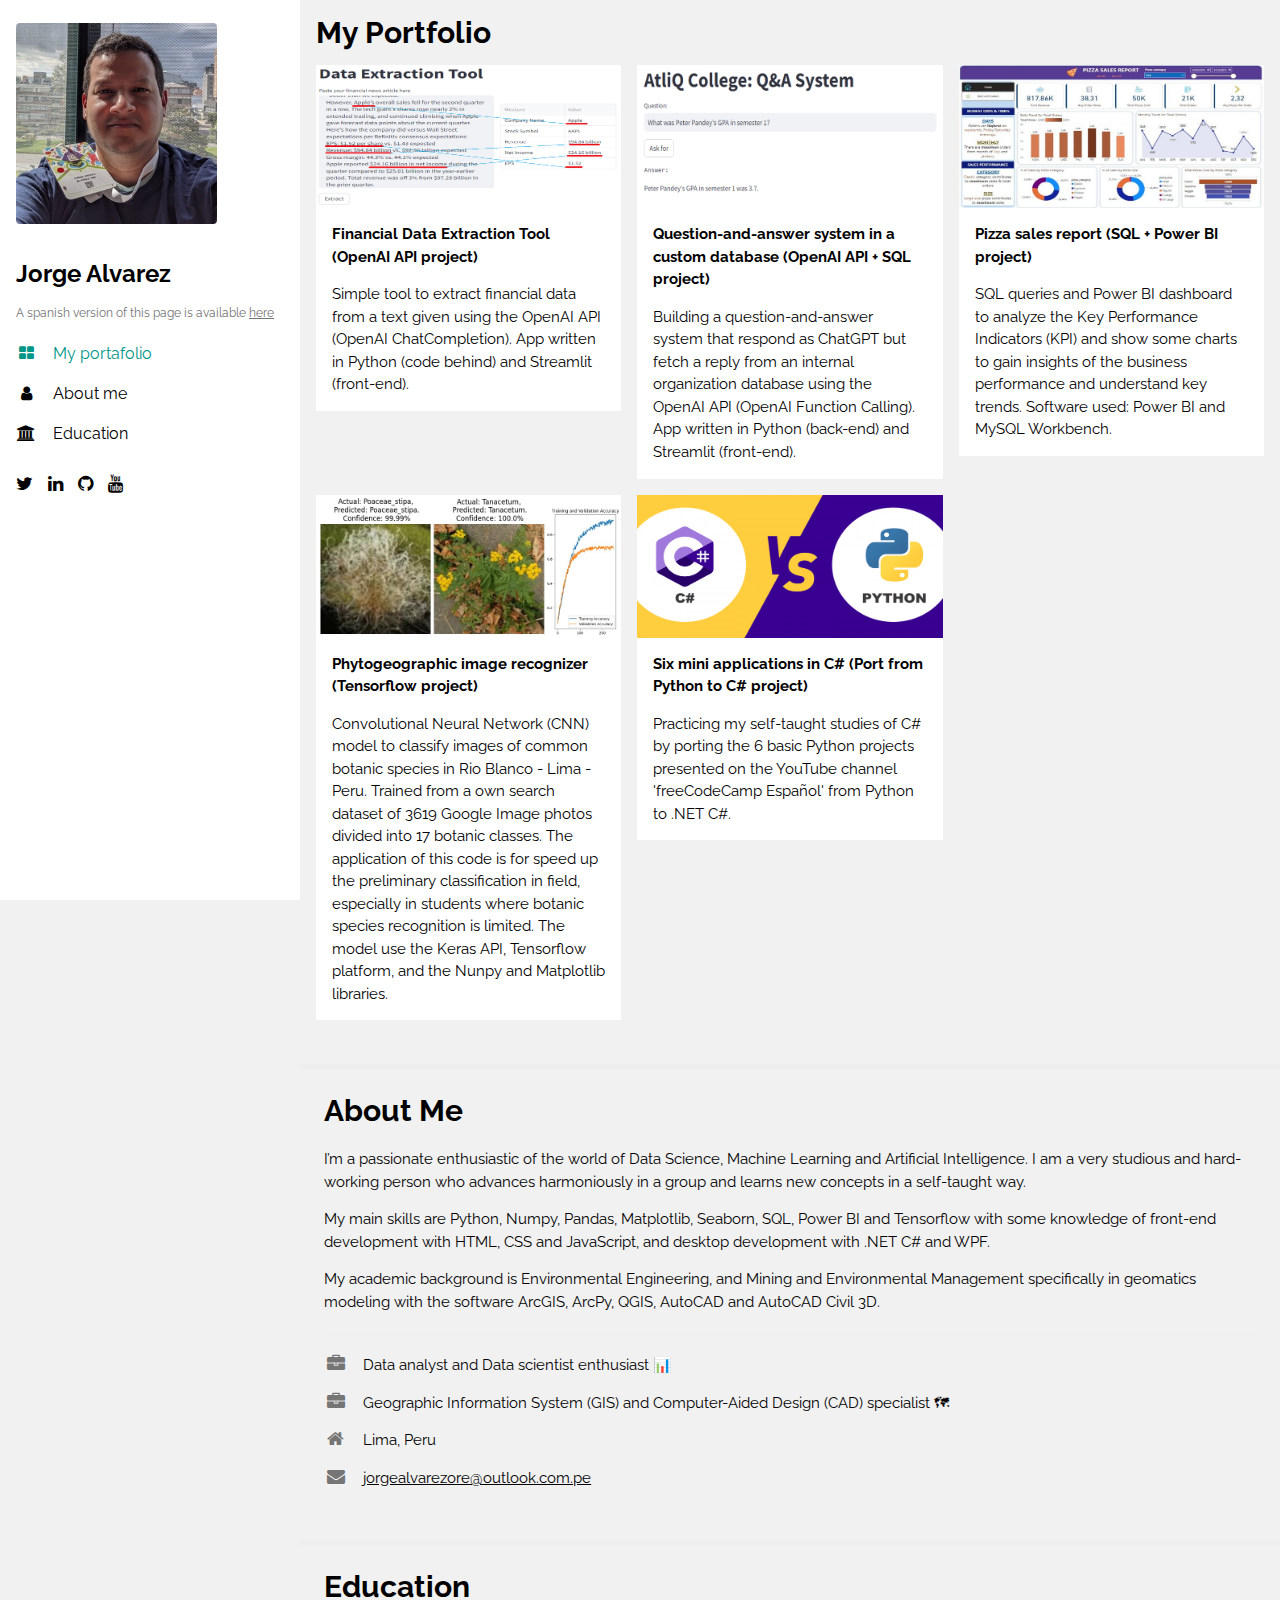
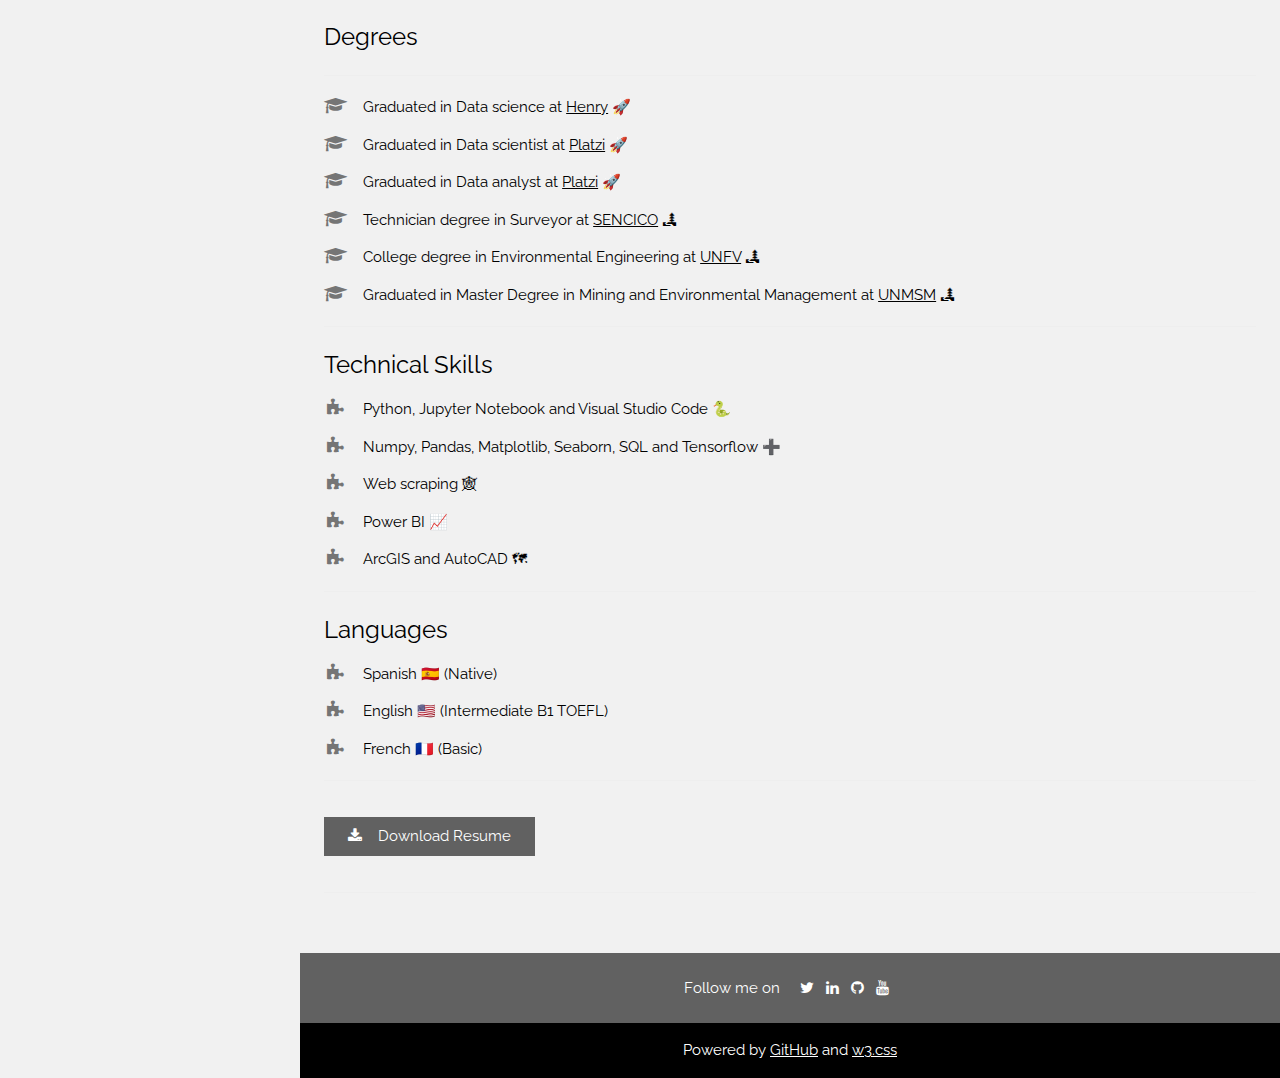
<file: index.html>
<!DOCTYPE html>
<html>
<head>
<title>Jorge Alvarez</title>
<meta charset="UTF-8">
<meta name="viewport" content="width=device-width, initial-scale=1">
<link rel="stylesheet" href="Css/w3.css">
<link rel="stylesheet" href="https://fonts.googleapis.com/css?family=Raleway">
<link rel="stylesheet" href="https://cdnjs.cloudflare.com/ajax/libs/font-awesome/4.7.0/css/font-awesome.min.css">
<style>
body,h1,h2,h3,h4,h5,h6 {font-family: "Raleway", sans-serif}
</style>
</head>
<body class="w3-light-grey w3-content" style="max-width:1600px">

<!-- Sidebar/menu -->
<nav class="w3-sidebar w3-collapse w3-white w3-animate-left" style="z-index:3;width:300px;" id="mySidebar"><br>
  <div class="w3-container">
    <a href="#" onclick="w3_close()" class="w3-hide-large w3-right w3-jumbo w3-padding w3-hover-grey" title="close menu">
      <i class="fa fa-remove"></i>
    </a>
    <img src="Images/Avatar_g2.jpg" style="width:75%;" class="w3-round"><br><br>
    <h3><b>Jorge Alvarez</b></h3>
    <p class="w3-text-grey" style="font-size: 12px;">A spanish version of this page is available <a href="index_Es.html">here</a></p>
  </div>
  <div class="w3-bar-block" style="font-size: 16px;">
    <a href="#portfolio" onclick="w3_close()" style="text-decoration:none" class="w3-bar-item w3-button w3-padding w3-text-teal"><i class="fa fa-th-large fa-fw w3-margin-right"></i>My portafolio</a> 
    <a href="#about" onclick="w3_close()" style="text-decoration:none" class="w3-bar-item w3-button w3-padding"><i class="fa fa-user fa-fw w3-margin-right"></i>About me</a> 
    <a href="#education" onclick="w3_close()" style="text-decoration:none" class="w3-bar-item w3-button w3-padding"><i class="fa fa-university fa-fw w3-margin-right"></i>Education</a>
  </div>
  <div class="w3-panel w3-large">
    <a href="https://twitter.com/JorgeAl61506773"><i class="fa fa-twitter w3-hover-opacity">&nbsp;&nbsp;</i></a>
    <a href="https://www.linkedin.com/in/jorgealvarezore"><i class="fa fa-linkedin w3-hover-opacity">&nbsp;&nbsp;</i></a>
    <a href="https://github.com/JorgeAlvarezOre"><i class="fa fa-github w3-hover-opacity">&nbsp;&nbsp;</i></a>
    <a href="https://www.youtube.com/@JorgeAlvarezOre"><i class="fa fa-youtube w3-hover-opacity">&nbsp;&nbsp;</i></a>
  </div>
</nav>

<!-- Overlay effect when opening sidebar on small screens -->
<div class="w3-overlay w3-hide-large w3-animate-opacity" onclick="w3_close()" style="cursor:pointer" title="close side menu" id="myOverlay"></div>

<!-- !PAGE CONTENT! -->
<div class="w3-main" style="margin-left:300px">

  <!-- Header -->
  <header id="portfolio">
    <a href="#"><img src="Images/Avatar_g2.jpg" style="width:60px;" class="w3-circle w3-right w3-margin w3-hide-large w3-hover-opacity"></a>
    <span class="w3-button w3-hide-large w3-xxlarge w3-hover-text-grey" onclick="w3_open()"><i class="fa fa-bars"></i></span>
    <div class="w3-container">
    <h2><b>My Portfolio</b></h2>
    </div>
  </header>

  <!-- Porfolio -->
  <div class="w3-row-padding">
    <!-- w3-third para 3 columnas-->
    <div class="w3-third w3-container w3-margin-bottom">
      <a href="https://github.com/JorgeAlvarezOre/Data_projects/tree/main/OpenAI%20Financial%20Data%20Extraction"><img src="Images/Project_Financial.png" alt="Model image" style="width:100%" class="w3-hover-opacity"></a>
      <div class="w3-container w3-white">
        <a class="text-decoration-none" href="https://github.com/JorgeAlvarezOre/Data_projects/tree/main/OpenAI%20Financial%20Data%20Extraction"><p><b>Financial Data Extraction Tool (OpenAI API project)</b></p></a>
        <a class="text-decoration-none" href="https://github.com/JorgeAlvarezOre/Data_projects/tree/main/OpenAI%20Financial%20Data%20Extraction"><p>Simple tool to extract financial data from a text given using the OpenAI API (OpenAI ChatCompletion). App written in Python (code behind) and Streamlit (front-end).</p></a>
      </div>
    </div>

    <div class="w3-third w3-container w3-margin-bottom">
      <a href="https://github.com/JorgeAlvarezOre/Data_projects/tree/main/OpenAI%20Functions%20Own%20Data"><img src="Images/Project_OpenAI_Function_calling.png" alt="Model image" style="width:100%" class="w3-hover-opacity"></a>
      <div class="w3-container w3-white">
        <a class="text-decoration-none" href="https://github.com/JorgeAlvarezOre/Data_projects/tree/main/OpenAI%20Functions%20Own%20Data"><p><b>Question-and-answer system in a custom database (OpenAI API + SQL project)</b></p></a>
        <a class="text-decoration-none" href="https://github.com/JorgeAlvarezOre/Data_projects/tree/main/OpenAI%20Functions%20Own%20Data"><p>Building a question-and-answer system that respond as ChatGPT but fetch a reply from an internal organization database using the OpenAI API (OpenAI Function Calling). App written in Python (back-end) and Streamlit (front-end).</p></a>
      </div>
    </div>
    
    <div class="w3-third w3-container w3-margin-bottom">
      <a href="https://github.com/JorgeAlvarezOre/Data_projects/tree/main/SQL__Power_BI"><img src="Images/Project_Power_BI.jpg" alt="Model image" style="width:100%" class="w3-hover-opacity"></a>
      <!-- <iframe title="Report Section" width="600" height="373.5" src="https://app.powerbi.com/view?r=eyJrIjoiNWZkOTRhZGQtODgyYS00Zjc0LThlMGItMmIyOTE2NjJjMTVhIiwidCI6IjgzZGMwYzk0LWRkNTgtNDlmNC05YmI0LTU4NDhjMWM3NmYzYyJ9" frameborder="0" allowFullScreen="true"></iframe> -->
      <div class="w3-container w3-white">
        <a class="text-decoration-none" href="https://github.com/JorgeAlvarezOre/Data_projects/tree/main/SQL__Power_BI"><p><b>Pizza sales report (SQL + Power BI project)</b></p></a>
        <a class="text-decoration-none" href="https://github.com/JorgeAlvarezOre/Data_projects/tree/main/SQL__Power_BI"><p>SQL queries and Power BI dashboard to analyze the Key Performance Indicators (KPI) and show some charts to gain insights of the business performance and understand key trends. Software used: Power BI and MySQL Workbench.</p></a>
      </div>
    </div>
  </div>

  <div class="w3-row-padding">
    <!-- w3-third para 3 columnas-->
    <div class="w3-third w3-container w3-margin-bottom">
      <a href="https://github.com/JorgeAlvarezOre/Data_projects/blob/main/Phytogeographic_classification_model_v2.ipynb"><img src="Images/Project_CNN.jpg" alt="Model image" style="width:100%" class="w3-hover-opacity"></a>
      <div class="w3-container w3-white">
        <a class="text-decoration-none" href="https://github.com/JorgeAlvarezOre/Data_projects/blob/main/Phytogeographic_classification_model_v2.ipynb"><p><b>Phytogeographic image recognizer (Tensorflow project)</b></p></a>
        <a class="text-decoration-none" href="https://github.com/JorgeAlvarezOre/Data_projects/blob/main/Phytogeographic_classification_model_v2.ipynb"><p>Convolutional Neural Network (CNN) model to classify images of common botanic species in Rio Blanco - Lima - Peru. Trained from a own search dataset of 3619 Google Image photos divided into 17 botanic classes. The application of this code is for speed up the preliminary classification in field, especially in students where botanic species recognition is limited. The model use the Keras API, Tensorflow platform, and the Nunpy and Matplotlib libraries.</p></a>
      </div>
    </div>

    <div class="w3-third w3-container w3-margin-bottom">
      <a href="https://github.com/JorgeAlvarezOre/Data_projects/tree/main/Six_mini_applications_C_Sharp"><img src="Images/Protect_C_Sharp_prot.png" alt="Model image" style="width:100%" class="w3-hover-opacity"></a>
      <div class="w3-container w3-white">
        <a class="text-decoration-none" href="https://github.com/JorgeAlvarezOre/Data_projects/tree/main/Six_mini_applications_C_Sharp"><p><b>Six mini applications in C# (Port from Python to C# project)</b></p></a>
        <a class="text-decoration-none" href="https://github.com/JorgeAlvarezOre/Data_projects/tree/main/Six_mini_applications_C_Sharp"><p>Practicing my self-taught studies of C# by porting the 6 basic Python projects presented on the YouTube channel 'freeCodeCamp Español' from Python to .NET C#.</p></a>
      </div>
    </div>

  </div>

  <div class="w3-section w3-bottombar" style="margin-bottom: 0px!important; margin-top: 28px!important;"></div>

  <!-- About me -->
  <div class="w3-container w3-padding-large" id="about">
    <h2><b>About Me</b></h2>
    <p>I’m a passionate enthusiastic of the world of Data Science, Machine Learning and Artificial Intelligence. I am a very studious and hard-working person who advances harmoniously in a group and learns new concepts in a self-taught way.</p>
    <p>My main skills are Python, Numpy, Pandas, Matplotlib, Seaborn, SQL, Power BI and Tensorflow with some knowledge of front-end development with HTML, CSS and JavaScript, and desktop development with .NET C# and WPF.</p>
    <p>My academic background is Environmental Engineering, and Mining and Environmental Management specifically in geomatics modeling with the software ArcGIS, ArcPy, QGIS, AutoCAD and AutoCAD Civil 3D.</p>
    <hr>
    <p><i class="fa fa-briefcase fa-fw w3-margin-right w3-large w3-text-grey"></i>Data analyst and Data scientist enthusiast 📊</p>
    <p><i class="fa fa-briefcase fa-fw w3-margin-right w3-large w3-text-grey"></i>Geographic Information System (GIS) and Computer-Aided Design (CAD) specialist 🗺</p>
    <p><i class="fa fa-home fa-fw w3-margin-right w3-large w3-text-grey"></i>Lima, Peru</p>
    <p><i class="fa fa-envelope fa-fw w3-margin-right w3-large w3-text-grey"></i><a href="mailto:jorgealvarezore@outlook.com.pe">jorgealvarezore@outlook.com.pe</a></p>
  </div>

  <div class="w3-section w3-bottombar" style="margin-bottom: 0px!important; margin-top: 28px!important;"></div>

  <!-- Education -->
  <div class="w3-container w3-padding-large" style="margin-bottom:32px" id="education">
    <h2><b>Education</b></h2>
    <h3>Degrees</h3>
    <hr>
    <p><i class="fa fa-graduation-cap fa-fw w3-margin-right w3-large w3-text-grey"></i>Graduated in Data science at <a href="https://www.soyhenry.com">Henry</a> 🚀</p>
    <p><i class="fa fa-graduation-cap fa-fw w3-margin-right w3-large w3-text-grey"></i>Graduated in Data scientist at <a href="https://platzi.com/p/jorge-alvarez895/ruta/7005-ds/diploma/detalle/">Platzi</a> 🚀</p>
    <p><i class="fa fa-graduation-cap fa-fw w3-margin-right w3-large w3-text-grey"></i>Graduated in Data analyst at <a href="https://platzi.com/p/jorge-alvarez895/ruta/7006-analyst/diploma/detalle/">Platzi</a> 🚀</p>
    <p><i class="fa fa-graduation-cap fa-fw w3-margin-right w3-large w3-text-grey"></i>Technician degree in Surveyor at <a href="https://www.gob.pe/sencico">SENCICO</a> 🏞</p>
    <p><i class="fa fa-graduation-cap fa-fw w3-margin-right w3-large w3-text-grey"></i>College degree in Environmental Engineering at <a href="https://web2.unfv.edu.pe/Sitio/">UNFV</a> 🏞</p>
    <p><i class="fa fa-graduation-cap fa-fw w3-margin-right w3-large w3-text-grey"></i>Graduated in Master Degree in Mining and Environmental Management at <a href="https://www.unmsm.edu.pe">UNMSM</a> 🏞</p>
    <hr>
    
    <h3>Technical Skills</h3>
    <!-- Progress bars / Skills -->
    <!-- 
    <p> Python and Jupyter Notebook</p>
    <div class="w3-grey">
      <div class="w3-container w3-dark-grey w3-padding w3-center" style="width:90%; padding:2px 4px!important; font-size: 13px;">90%</div>
    </div>
     -->
     <p><i class="fa fa-puzzle-piece fa-fw w3-margin-right w3-large w3-text-grey"></i>Python, Jupyter Notebook and Visual Studio Code 🐍</p>
     <p><i class="fa fa-puzzle-piece fa-fw w3-margin-right w3-large w3-text-grey"></i>Numpy, Pandas, Matplotlib, Seaborn, SQL  and Tensorflow ➕</p>
     <p><i class="fa fa-puzzle-piece fa-fw w3-margin-right w3-large w3-text-grey"></i>Web scraping 🕸</p>
     <p><i class="fa fa-puzzle-piece fa-fw w3-margin-right w3-large w3-text-grey"></i>Power BI 📈</p>
     <p><i class="fa fa-puzzle-piece fa-fw w3-margin-right w3-large w3-text-grey"></i>ArcGIS and AutoCAD 🗺</p>
    <hr>

    <h3>Languages</h3>
    <!-- Progress bars / Skills -->
    <p><i class="fa fa-puzzle-piece fa-fw w3-margin-right w3-large w3-text-grey"></i>Spanish 🇪🇸 (Native)</p>
    <p><i class="fa fa-puzzle-piece fa-fw w3-margin-right w3-large w3-text-grey"></i>English 🇺🇸 (Intermediate B1 TOEFL)</p>
    <p><i class="fa fa-puzzle-piece fa-fw w3-margin-right w3-large w3-text-grey"></i>French 🇫🇷 (Basic)</p>
    <hr>

    <p>
      <a href="Currículum vitae - Jorge Alvarez Data_analyst and Data_scientist En.pdf" target="_blank">
        <button class="w3-button w3-dark-grey w3-padding-large w3-margin-top w3-margin-bottom">
        <i class="fa fa-download w3-margin-right"></i>Download Resume
        </button>
      </a>
    </p>
    <hr>
  </div>

  <!-- Footer -->
  <footer class="w3-container w3-padding-24 w3-dark-grey w3-center">
    Follow me on &nbsp&nbsp&nbsp 
    <a href="https://twitter.com/JorgeAl61506773"><i class="fa fa-twitter w3-hover-opacity">&nbsp;&nbsp;</i></a>
    <a href="https://www.linkedin.com/in/jorgealvarezore"><i class="fa fa-linkedin w3-hover-opacity">&nbsp;&nbsp;</i></a>
    <a href="https://github.com/JorgeAlvarezOre"><i class="fa fa-github w3-hover-opacity">&nbsp;&nbsp;</i></a>
    <a href="https://www.youtube.com/@JorgeAlvarezOre"><i class="fa fa-youtube w3-hover-opacity">&nbsp;&nbsp;</i></a>
  <!-- <div class="w3-row-padding"> -->
    <!-- <div class="w3-third">
      <h3>FOOTER</h3>
      <p>Praesent tincidunt sed tellus ut rutrum. Sed vitae justo condimentum, porta lectus vitae, ultricies congue gravida diam non fringilla.</p>
      <p>Powered by <a href="https://www.w3schools.com/w3css/default.asp" target="_blank">w3.css</a></p>
  </div>-->
    <!-- <div class="w3-third">
      <h3>BLOG POSTS</h3>
      <ul class="w3-ul w3-hoverable">
        <li class="w3-padding-16">
          <img src="/w3images/workshop.jpg" class="w3-left w3-margin-right" style="width:50px">
          <span class="w3-large">Lorem</span><br>
          <span>Sed mattis nunc</span>
        </li>
        <li class="w3-padding-16">
          <img src="/w3images/gondol.jpg" class="w3-left w3-margin-right" style="width:50px">
          <span class="w3-large">Ipsum</span><br>
          <span>Praes tinci sed</span>
        </li> 
      </ul>
    </div> -->
  </footer>
  
  <div class="w3-black w3-center w3-padding-16">
    Powered by <a href="https://github.com" target="_blank" class="w3-hover-opacity">GitHub</a> and <a href="https://www.w3schools.com/w3css/default.asp" target="_blank" class="w3-hover-opacity">w3.css</a>
  </div>

<!-- End page content -->
</div>

<script>
// Script to open and close sidebar
function w3_open() {
    document.getElementById("mySidebar").style.display = "block";
    document.getElementById("myOverlay").style.display = "block";
}

function w3_close() {
    document.getElementById("mySidebar").style.display = "none";
    document.getElementById("myOverlay").style.display = "none";
}
</script>

</body>
</html>
</file>
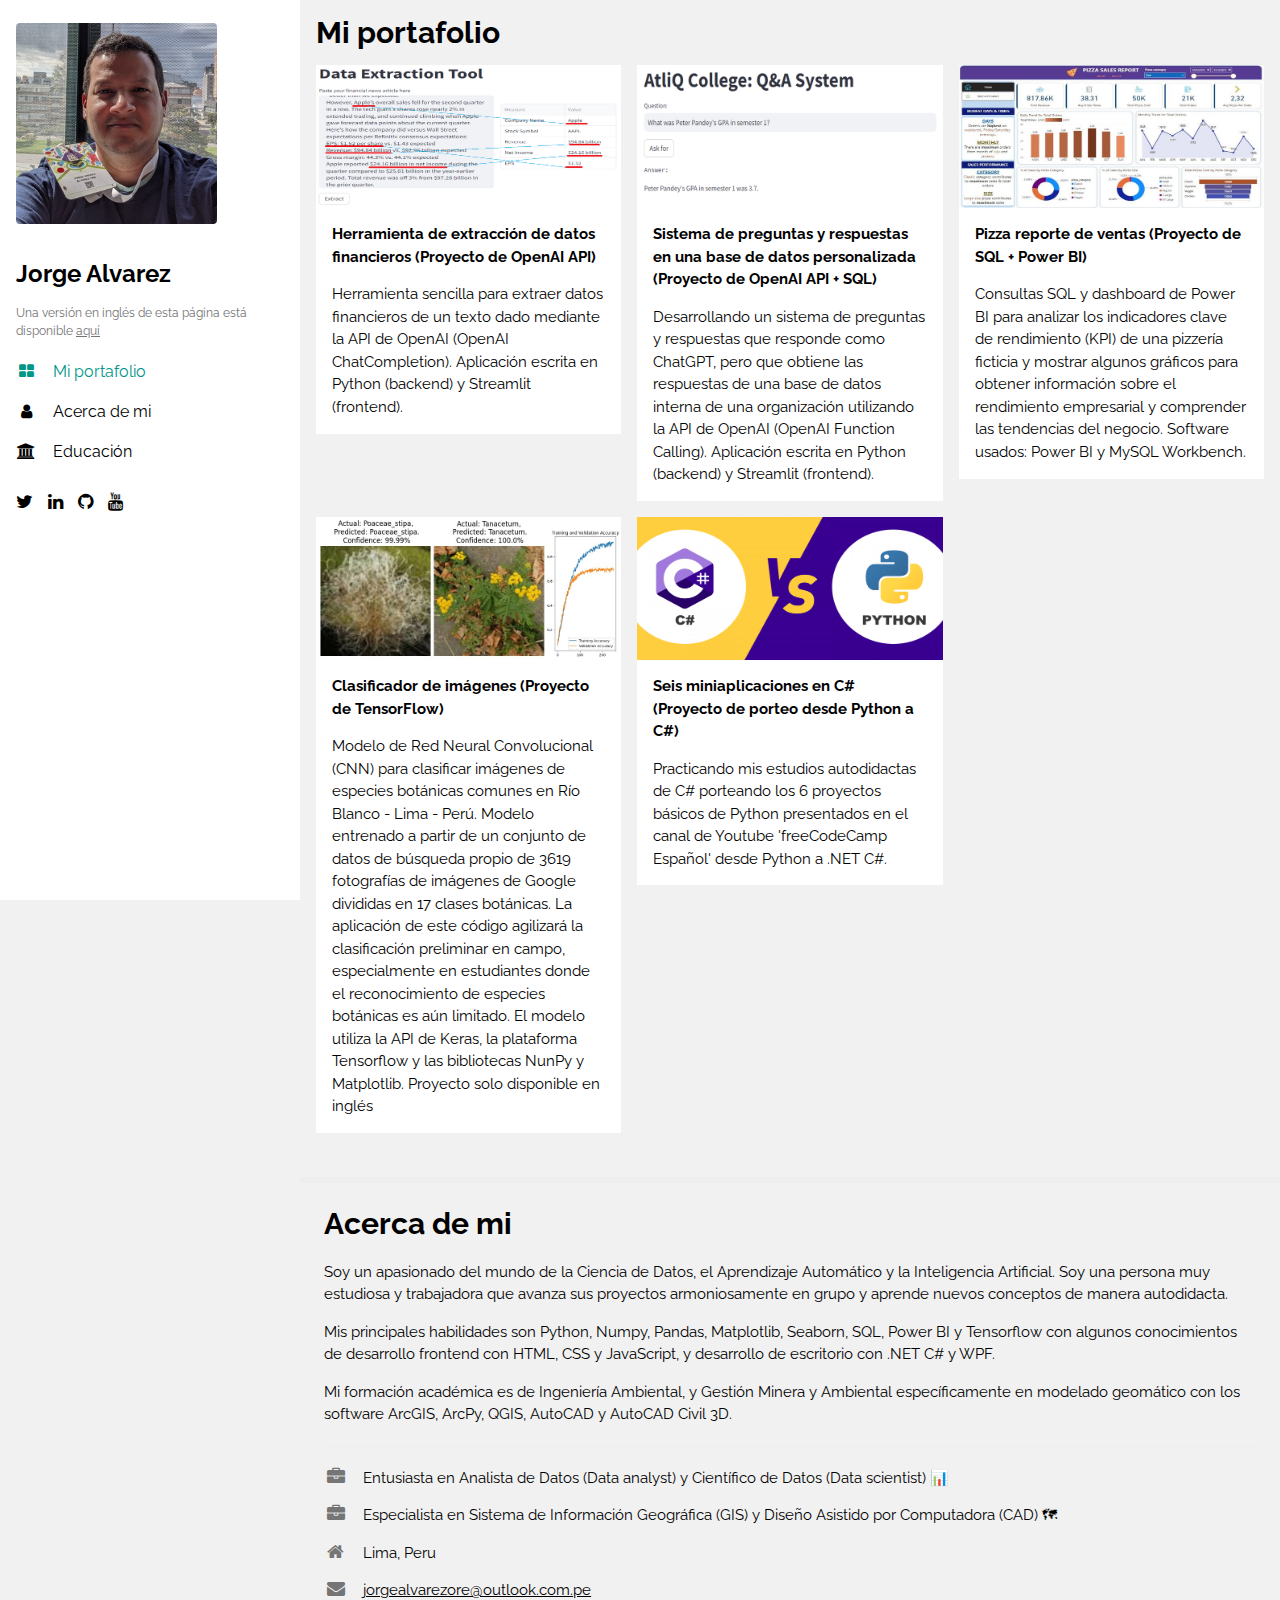
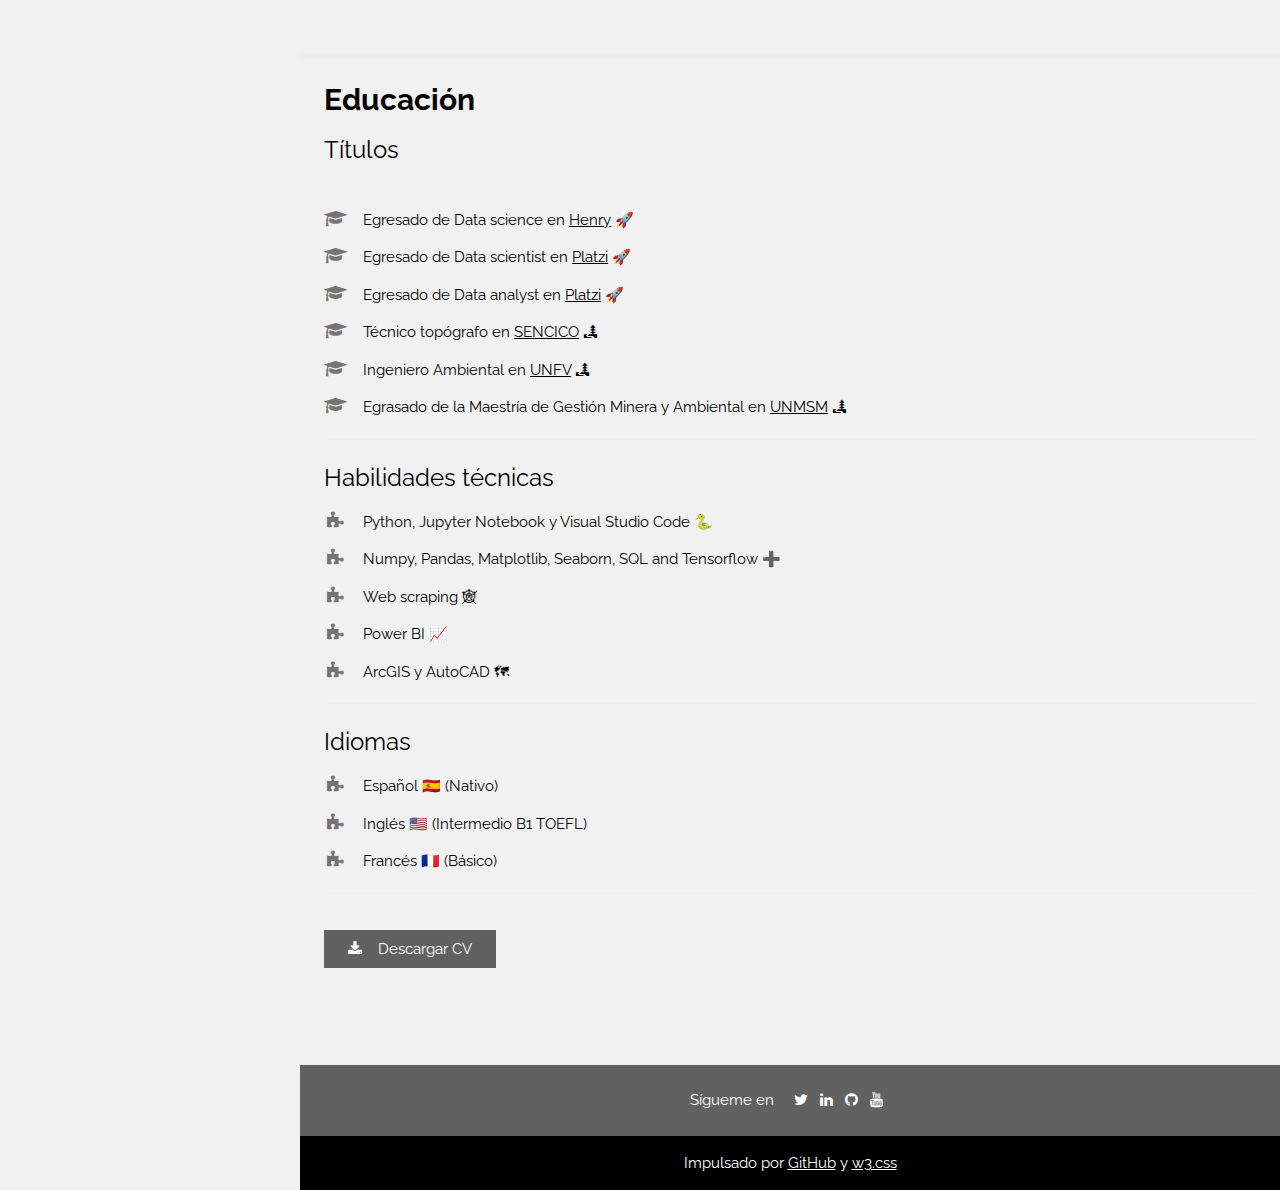
<file: index_Es.html>
<!DOCTYPE html>
<html>
<head>
<title>Jorge Alvarez</title>
<meta charset="UTF-8">
<meta name="viewport" content="width=device-width, initial-scale=1">
<link rel="stylesheet" href="Css/w3.css">
<link rel="stylesheet" href="https://fonts.googleapis.com/css?family=Raleway">
<link rel="stylesheet" href="https://cdnjs.cloudflare.com/ajax/libs/font-awesome/4.7.0/css/font-awesome.min.css">
<style>
body,h1,h2,h3,h4,h5,h6 {font-family: "Raleway", sans-serif}
</style>
</head>
<body class="w3-light-grey w3-content" style="max-width:1600px">

<!-- Sidebar/menu -->
<nav class="w3-sidebar w3-collapse w3-white w3-animate-left" style="z-index:3;width:300px;" id="mySidebar"><br>
  <div class="w3-container">
    <a href="#" onclick="w3_close()" class="w3-hide-large w3-right w3-jumbo w3-padding w3-hover-grey" title="close menu">
      <i class="fa fa-remove"></i>
    </a>
    <img src="Images/Avatar_g2.jpg" style="width:75%;" class="w3-round"><br><br>
    <h3><b>Jorge Alvarez</b></h3>
    <p class="w3-text-grey" style="font-size: 12px;">Una versión en inglés de esta página está disponible <a href="index.html">aquí</a></p>
  </div>
  <div class="w3-bar-block" style="font-size: 16px;">
    <a href="#portfolio" onclick="w3_close()" style="text-decoration:none" class="w3-bar-item w3-button w3-padding w3-text-teal"><i class="fa fa-th-large fa-fw w3-margin-right"></i>Mi portafolio</a> 
    <a href="#about" onclick="w3_close()" style="text-decoration:none" class="w3-bar-item w3-button w3-padding"><i class="fa fa-user fa-fw w3-margin-right"></i>Acerca de mi</a> 
    <a href="#education" onclick="w3_close()" style="text-decoration:none" class="w3-bar-item w3-button w3-padding"><i class="fa fa-university fa-fw w3-margin-right"></i>Educación</a>
  </div>
  <div class="w3-panel w3-large">
    <a href="https://twitter.com/JorgeAl61506773"><i class="fa fa-twitter w3-hover-opacity">&nbsp;&nbsp;</i></a>
    <a href="https://www.linkedin.com/in/jorgealvarezore"><i class="fa fa-linkedin w3-hover-opacity">&nbsp;&nbsp;</i></a>
    <a href="https://github.com/JorgeAlvarezOre"><i class="fa fa-github w3-hover-opacity">&nbsp;&nbsp;</i></a>
    <a href="https://www.youtube.com/@JorgeAlvarezOre"><i class="fa fa-youtube w3-hover-opacity">&nbsp;&nbsp;</i></a>
  </div>
</nav>

<!-- Overlay effect when opening sidebar on small screens -->
<div class="w3-overlay w3-hide-large w3-animate-opacity" onclick="w3_close()" style="cursor:pointer" title="close side menu" id="myOverlay"></div>

<!-- !PAGE CONTENT! -->
<div class="w3-main" style="margin-left:300px">

  <!-- Header -->
  <header id="portfolio">
    <a href="#"><img src="Images/Avatar_g2.jpg" style="width:60px;" class="w3-circle w3-right w3-margin w3-hide-large w3-hover-opacity"></a>
    <span class="w3-button w3-hide-large w3-xxlarge w3-hover-text-grey" onclick="w3_open()"><i class="fa fa-bars"></i></span>
    <div class="w3-container">
    <h2><b>Mi portafolio</b></h2>
    </div>
  </header>

  <!-- Porfolio -->
  <div class="w3-row-padding">
    <!-- w3-third para 3 columnas-->
    <div class="w3-third w3-container w3-margin-bottom">
      <a href="https://github.com/JorgeAlvarezOre/Data_projects/blob/main/OpenAI%20Financial%20Data%20Extraction/README_Es.md"><img src="Images/Project_Financial.png" alt="Model image" style="width:100%" class="w3-hover-opacity"></a>
      <div class="w3-container w3-white">
        <a class="text-decoration-none" href="https://github.com/JorgeAlvarezOre/Data_projects/blob/main/OpenAI%20Financial%20Data%20Extraction/README_Es.md"><p><b>Herramienta de extracción de datos financieros (Proyecto de OpenAI API)</b></p></a>
        <a class="text-decoration-none" href="https://github.com/JorgeAlvarezOre/Data_projects/blob/main/OpenAI%20Financial%20Data%20Extraction/README_Es.md"><p>Herramienta sencilla para extraer datos financieros de un texto dado mediante la API de OpenAI (OpenAI ChatCompletion). Aplicación escrita en Python (backend) y Streamlit (frontend).</p></a>
      </div>
    </div>
    <div class="w3-third w3-container w3-margin-bottom">
      <a href="https://github.com/JorgeAlvarezOre/Data_projects/blob/main/OpenAI%20Functions%20Own%20Data/README_Es.md"><img src="Images/Project_OpenAI_Function_calling.png" alt="Model image" style="width:100%" class="w3-hover-opacity"></a>
      <div class="w3-container w3-white">
        <a class="text-decoration-none" href="https://github.com/JorgeAlvarezOre/Data_projects/blob/main/OpenAI%20Functions%20Own%20Data/README_Es.md"><p><b>Sistema de preguntas y respuestas en una base de datos personalizada (Proyecto de OpenAI API + SQL)</b></p></a>
        <a class="text-decoration-none" href="https://github.com/JorgeAlvarezOre/Data_projects/blob/main/OpenAI%20Functions%20Own%20Data/README_Es.md"><p>Desarrollando un sistema de preguntas y respuestas que responde como ChatGPT, pero que obtiene las respuestas de una base de datos interna de una organización utilizando la API de OpenAI (OpenAI Function Calling). Aplicación escrita en Python (backend) y Streamlit (frontend).</p></a>
      </div>
    </div>
    <div class="w3-third w3-container w3-margin-bottom">
        <a href="https://github.com/JorgeAlvarezOre/Data_projects/blob/main/SQL__Power_BI/README_Es.md"><img src="Images/Project_Power_BI.jpg" alt="Model image" style="width:100%" class="w3-hover-opacity"></a>
        <div class="w3-container w3-white">
          <a class="text-decoration-none" href="https://github.com/JorgeAlvarezOre/Data_projects/blob/main/SQL__Power_BI/README_Es.md"><p><b>Pizza reporte de ventas (Proyecto de SQL + Power BI)</b></p></a>
          <a class="text-decoration-none" href="https://github.com/JorgeAlvarezOre/Data_projects/blob/main/SQL__Power_BI/README_Es.md"><p>Consultas SQL y dashboard de Power BI para analizar los indicadores clave de rendimiento (KPI) de una pizzería ficticia y mostrar algunos gráficos para obtener información sobre el rendimiento empresarial y comprender las tendencias del negocio. Software usados: Power BI y MySQL Workbench.</p></a>
        </div>
    </div>
  </div>

  <div class="w3-row-padding">
    <!-- w3-third para 3 columnas-->
    <div class="w3-third w3-container w3-margin-bottom">
      <a href="https://github.com/JorgeAlvarezOre/Data_projects/blob/main/Phytogeographic_classification_model_v2.ipynb"><img src="Images/Project_CNN.jpg" alt="Model image" style="width:100%" class="w3-hover-opacity"></a>
      <div class="w3-container w3-white">
        <a class="text-decoration-none" href="https://github.com/JorgeAlvarezOre/Data_projects/blob/main/Phytogeographic_classification_model_v2.ipynb"><p><b>Clasificador de imágenes (Proyecto de TensorFlow)</b></p></a>
        <a class="text-decoration-none" href="https://github.com/JorgeAlvarezOre/Data_projects/blob/main/Phytogeographic_classification_model_v2.ipynb"><p>Modelo de Red Neural Convolucional (CNN) para clasificar imágenes de especies botánicas comunes en Río Blanco - Lima - Perú. Modelo entrenado a partir de un conjunto de datos de búsqueda propio de 3619 fotografías de imágenes de Google divididas en 17 clases botánicas. La aplicación de este código agilizará la clasificación preliminar en campo, especialmente en estudiantes donde el reconocimiento de especies botánicas es aún limitado. El modelo utiliza la API de Keras, la plataforma Tensorflow y las bibliotecas NunPy y Matplotlib. Proyecto solo disponible en inglés</p></a>
      </div>
    </div>
    <div class="w3-third w3-container w3-margin-bottom">
      <a href="https://github.com/JorgeAlvarezOre/Data_projects/blob/main/Six_mini_applications_C_Sharp/README_Es.md"><img src="Images/Protect_C_Sharp_prot.png" alt="Model image" style="width:100%" class="w3-hover-opacity"></a>
      <div class="w3-container w3-white">
        <a class="text-decoration-none" href="https://github.com/JorgeAlvarezOre/Data_projects/blob/main/Six_mini_applications_C_Sharp/README_Es.md"><p><b>Seis miniaplicaciones en C# (Proyecto de porteo desde Python a C#)</b></p></a>
        <a class="text-decoration-none" href="https://github.com/JorgeAlvarezOre/Data_projects/blob/main/Six_mini_applications_C_Sharp/README_Es.md"><p>Practicando mis estudios autodidactas de C# porteando los 6 proyectos básicos de Python presentados en el canal de Youtube 'freeCodeCamp Español' desde Python a .NET C#.</p></a>
      </div>
    </div>
  </div>

  <div class="w3-section w3-bottombar" style="margin-bottom: 0px!important; margin-top: 28px!important;"></div>

  <!-- About me -->
  <div class="w3-container w3-padding-large" id="about">
    <h2><b>Acerca de mi</b></h2>
    <p>Soy un apasionado del mundo de la Ciencia de Datos, el Aprendizaje Automático y la Inteligencia Artificial. Soy una persona muy estudiosa y trabajadora que avanza sus proyectos armoniosamente en grupo y aprende nuevos conceptos de manera autodidacta.</p>
    <p>Mis principales habilidades son Python, Numpy, Pandas, Matplotlib, Seaborn, SQL, Power BI y Tensorflow con algunos conocimientos de desarrollo frontend con HTML, CSS y JavaScript, y desarrollo de escritorio con .NET C# y WPF.</p>
    <p>Mi formación académica es de Ingeniería Ambiental, y Gestión Minera y Ambiental específicamente en modelado geomático con los software ArcGIS, ArcPy, QGIS, AutoCAD y AutoCAD Civil 3D.</p>
    <hr>
    <p><i class="fa fa-briefcase fa-fw w3-margin-right w3-large w3-text-grey"></i>Entusiasta en Analista de Datos (Data analyst) y Científico de Datos (Data scientist) 📊</p>
    <p><i class="fa fa-briefcase fa-fw w3-margin-right w3-large w3-text-grey"></i>Especialista en Sistema de Información Geográfica (GIS) y Diseño Asistido por Computadora (CAD) 🗺</p>
    <p><i class="fa fa-home fa-fw w3-margin-right w3-large w3-text-grey"></i>Lima, Peru</p>
    <p><i class="fa fa-envelope fa-fw w3-margin-right w3-large w3-text-grey"></i><a href="mailto:jorgealvarezore@outlook.com.pe">jorgealvarezore@outlook.com.pe</a></p>
  </div>

  <div class="w3-section w3-bottombar" style="margin-bottom: 0px!important; margin-top: 28px!important;"></div>

  <!-- Education -->
  <div class="w3-container w3-padding-large" style="margin-bottom:32px" id="education">
    <h2><b>Educación</b></h2>
    <h3>Títulos</h3>
    <hr>
    <p><i class="fa fa-graduation-cap fa-fw w3-margin-right w3-large w3-text-grey"></i>Egresado de Data science en <a href="https://www.soyhenry.com">Henry</a> 🚀</p>
    <p><i class="fa fa-graduation-cap fa-fw w3-margin-right w3-large w3-text-grey"></i>Egresado de Data scientist en <a href="https://platzi.com/p/jorge-alvarez895/ruta/7005-ds/diploma/detalle/">Platzi</a> 🚀</p>
    <p><i class="fa fa-graduation-cap fa-fw w3-margin-right w3-large w3-text-grey"></i>Egresado de Data analyst en <a href="https://platzi.com/p/jorge-alvarez895/ruta/7006-analyst/diploma/detalle/">Platzi</a> 🚀</p>
    <p><i class="fa fa-graduation-cap fa-fw w3-margin-right w3-large w3-text-grey"></i>Técnico topógrafo en <a href="https://www.gob.pe/sencico">SENCICO</a> 🏞</p>
    <p><i class="fa fa-graduation-cap fa-fw w3-margin-right w3-large w3-text-grey"></i>Ingeniero Ambiental en <a href="https://web2.unfv.edu.pe/Sitio/">UNFV</a> 🏞</p>
    <p><i class="fa fa-graduation-cap fa-fw w3-margin-right w3-large w3-text-grey"></i>Egrasado de la Maestría de Gestión Minera y Ambiental en <a href="https://www.unmsm.edu.pe">UNMSM</a> 🏞</p>
    <hr>
    
    <h3>Habilidades técnicas</h3>
    <!-- Progress bars / Skills -->
    <!-- 
    <p> Python and Jupyter Notebook</p>
    <div class="w3-grey">
      <div class="w3-container w3-dark-grey w3-padding w3-center" style="width:90%; padding:2px 4px!important; font-size: 13px;">90%</div>
    </div>
     -->
     <p><i class="fa fa-puzzle-piece fa-fw w3-margin-right w3-large w3-text-grey"></i>Python, Jupyter Notebook y Visual Studio Code 🐍</p>
     <p><i class="fa fa-puzzle-piece fa-fw w3-margin-right w3-large w3-text-grey"></i>Numpy, Pandas, Matplotlib, Seaborn, SQL  and Tensorflow ➕</p>
     <p><i class="fa fa-puzzle-piece fa-fw w3-margin-right w3-large w3-text-grey"></i>Web scraping 🕸</p>
     <p><i class="fa fa-puzzle-piece fa-fw w3-margin-right w3-large w3-text-grey"></i>Power BI 📈</p>
     <p><i class="fa fa-puzzle-piece fa-fw w3-margin-right w3-large w3-text-grey"></i>ArcGIS y AutoCAD 🗺</p>
    <hr>

    <h3>Idiomas</h3>
    <!-- Progress bars / Skills -->
    <p><i class="fa fa-puzzle-piece fa-fw w3-margin-right w3-large w3-text-grey"></i>Español 🇪🇸 (Nativo)</p>
    <p><i class="fa fa-puzzle-piece fa-fw w3-margin-right w3-large w3-text-grey"></i>Inglés 🇺🇸 (Intermedio B1 TOEFL)</p>
    <p><i class="fa fa-puzzle-piece fa-fw w3-margin-right w3-large w3-text-grey"></i>Francés 🇫🇷 (Básico)</p>
    <hr>

    <p>
      <a href="Currículum vitae - Jorge Alvarez Data_analyst y Data_scientist Es.pdf" target="_blank">
        <button class="w3-button w3-dark-grey w3-padding-large w3-margin-top w3-margin-bottom">
        <i class="fa fa-download w3-margin-right"></i>Descargar CV
        </button>
      </a>
    </p>
    <hr>
  </div>

  <!-- Footer -->
  <footer class="w3-container w3-padding-24 w3-dark-grey w3-center">
    Sígueme en &nbsp&nbsp&nbsp 
    <a href="https://twitter.com/JorgeAl61506773"><i class="fa fa-twitter w3-hover-opacity">&nbsp;&nbsp;</i></a>
    <a href="https://www.linkedin.com/in/jorgealvarezore"><i class="fa fa-linkedin w3-hover-opacity">&nbsp;&nbsp;</i></a>
    <a href="https://github.com/JorgeAlvarezOre"><i class="fa fa-github w3-hover-opacity">&nbsp;&nbsp;</i></a>
    <a href="https://www.youtube.com/@JorgeAlvarezOre"><i class="fa fa-youtube w3-hover-opacity">&nbsp;&nbsp;</i></a>
  <!-- <div class="w3-row-padding"> -->
    <!-- <div class="w3-third">
      <h3>FOOTER</h3>
      <p>Praesent tincidunt sed tellus ut rutrum. Sed vitae justo condimentum, porta lectus vitae, ultricies congue gravida diam non fringilla.</p>
      <p>Powered by <a href="https://www.w3schools.com/w3css/default.asp" target="_blank">w3.css</a></p>
  </div>-->
    <!-- <div class="w3-third">
      <h3>BLOG POSTS</h3>
      <ul class="w3-ul w3-hoverable">
        <li class="w3-padding-16">
          <img src="/w3images/workshop.jpg" class="w3-left w3-margin-right" style="width:50px">
          <span class="w3-large">Lorem</span><br>
          <span>Sed mattis nunc</span>
        </li>
        <li class="w3-padding-16">
          <img src="/w3images/gondol.jpg" class="w3-left w3-margin-right" style="width:50px">
          <span class="w3-large">Ipsum</span><br>
          <span>Praes tinci sed</span>
        </li> 
      </ul>
    </div> -->
  </footer>
  
  <div class="w3-black w3-center w3-padding-16">
    Impulsado por <a href="https://github.com" target="_blank" class="w3-hover-opacity">GitHub</a> y <a href="https://www.w3schools.com/w3css/default.asp" target="_blank" class="w3-hover-opacity">w3.css</a>
  </div>

<!-- End page content -->
</div>

<script>
// Script to open and close sidebar
function w3_open() {
    document.getElementById("mySidebar").style.display = "block";
    document.getElementById("myOverlay").style.display = "block";
}

function w3_close() {
    document.getElementById("mySidebar").style.display = "none";
    document.getElementById("myOverlay").style.display = "none";
}
</script>

</body>
</html>
</file>
